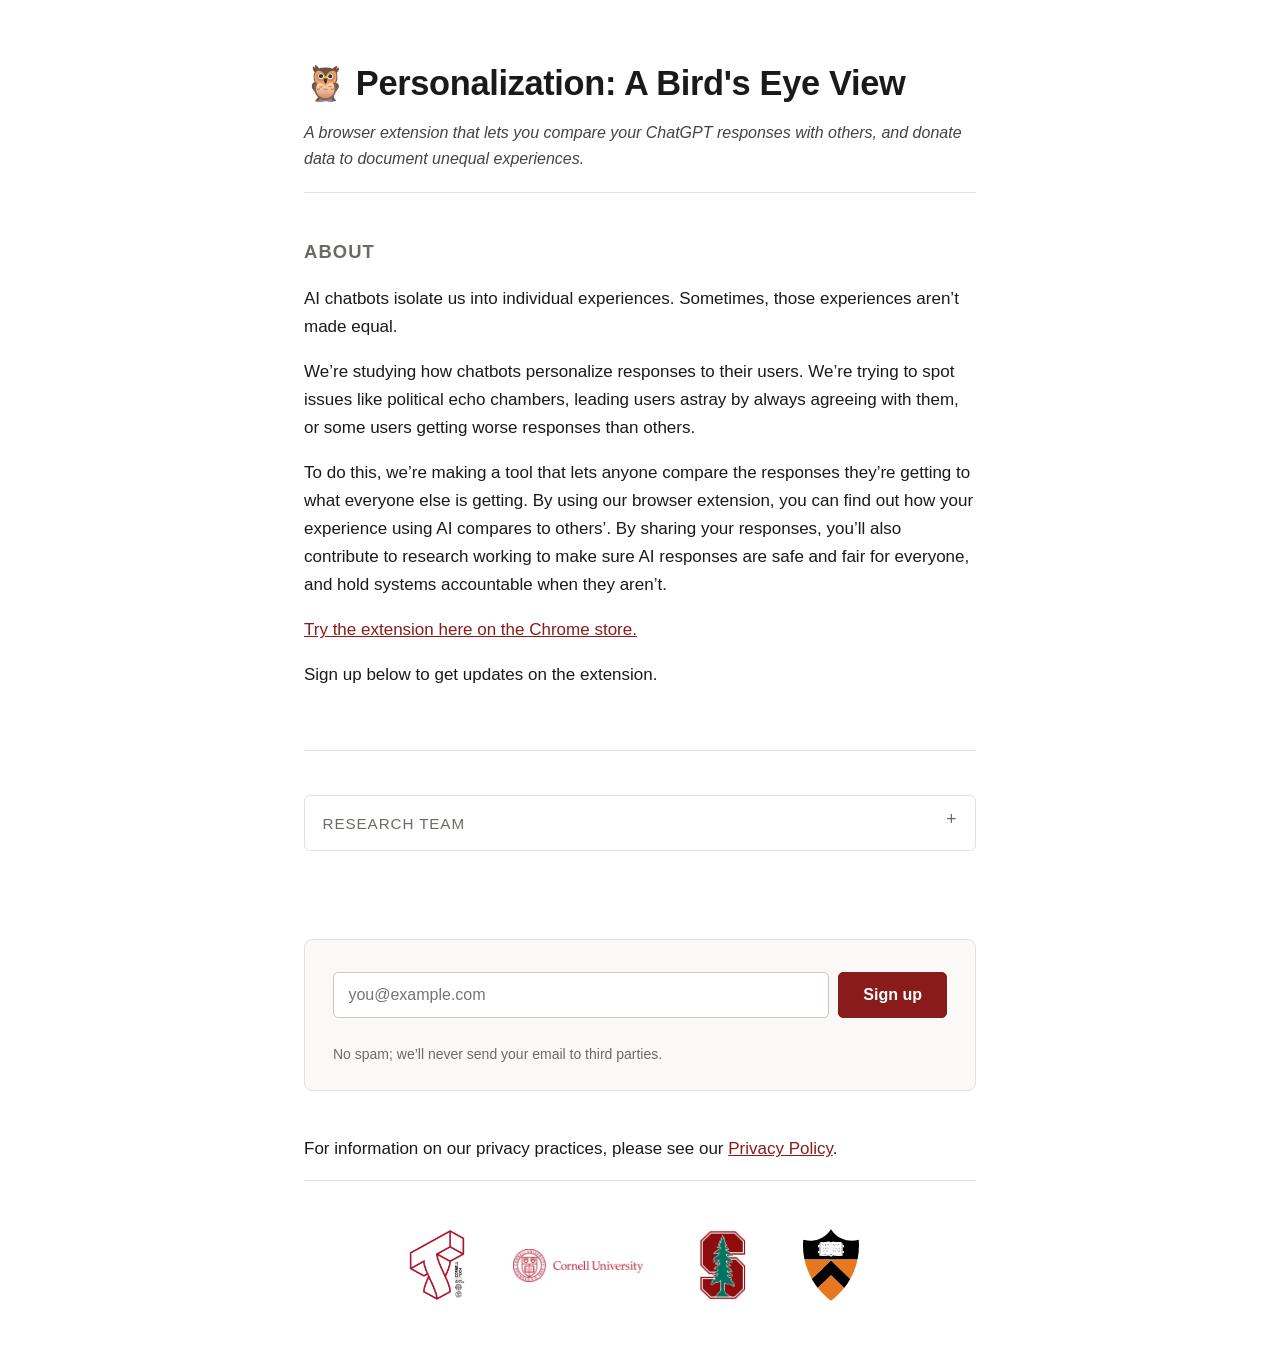
<file: index.html>
<!DOCTYPE html>
<html lang="en">
<head>
<meta charset="utf-8">
<meta name="viewport" content="width=device-width, initial-scale=1">
<title>Personalization: A Bird's Eye View</title>
<link rel="icon" href="data:image/svg+xml,%3Csvg xmlns=%22http://www.w3.org/2000/svg%22 viewBox=%220 0 100 100%22%3E%3Ctext y=%22.9em%22 font-size=%2290%22%3E%F0%9F%A6%89%3C/text%3E%3C/svg%3E">
<link rel="stylesheet" href="style.css">
</head>
<body>

<header class="site-header">
  <h1>🦉 Personalization: A Bird's Eye View</h1>
  <p><i>A browser extension that lets you compare your ChatGPT responses with others, and donate data to document unequal experiences.</i></p>
</header>

<main>
  <section id="about">
    <h2>About</h2>
    <p>AI chatbots isolate us into individual experiences. Sometimes, those experiences aren’t made equal.</p>

<p>We’re studying how chatbots personalize responses to their users. We’re trying to spot issues like political echo chambers,
  leading users astray by always agreeing with them, or some users getting worse responses than others.</p>

<p>To do this, we’re making a tool that lets anyone compare the responses
  they’re getting to what everyone else is getting. By using our browser
  extension, you can find out how your experience using AI compares to others’.
  By sharing your responses, you’ll also contribute to research working to make
  sure AI responses are safe and fair for everyone, and hold systems accountable
  when they aren’t.</p>

    <p><a href="https://chromewebstore.google.com/detail/birdseye/olhghnmndkjaodpdfibnkdoeldhggekh">Try the extension here on the Chrome store.</a></p>

<p>Sign up below to get updates on the extension.</p>
  </section>


  <!-- ============================================================
       PERSONNEL
       To add a person, copy one <li> block below and edit it.
       The affiliation <span> is optional — delete it if not needed.
       ============================================================ -->
  <section id="personnel">
    <details>
      <summary>Research Team</summary>
      <ul class="personnel-list">

        <li>
          <a href="https://www.efleisig.com/">Eve Fleisig</a>
          <span class="affiliation">UC Berkeley, Princeton University</span>
        </li>

        <li>
          <a href="https://www.linkedin.com/in/alessiawelch/">Alessia Welch</a>
          <span class="affiliation">Stanford University</span>
        </li>

        <li>
          <a href="https://www.cs.cornell.edu/people/nora-gera">Nora Gera</a>
          <span class="affiliation">Cornell Tech</span>
        </li>

        <li>
          <a href="https://lauraannelibby.github.io/">Laura Libby</a>
          <span class="affiliation">Toyota Research Institute</span>
        </li>

        <li>
          <a href="https://kechunl.github.io/">Kechun Liu</a>
          <span class="affiliation">Toyota Research Institute</span>
        </li>

        <li>
          <a href="https://cs.stanford.edu/~sanmi/">Sanmi Koyejo</a>
          <span class="affiliation">Stanford University</span>
        </li>

        <li>
          <a href="https://dho.stanford.edu/">Daniel E. Ho</a>
          <span class="affiliation">Stanford University</span>
        </li>

        <li>
          <a href="https://angelina-wang.github.io/">Angelina Wang</a>
          <span class="affiliation">Cornell Tech</span>
        </li>

      </ul>
    </details>
  </section>

  <!-- ============================================================
       EMAIL SIGNUP: Backed by a Google Form.
       ============================================================ -->
  <section id="signup">
    <form id="email-form" novalidate>
      <label class="visually-hidden" for="email">Email address</label>
      <div class="field-row">
        <input
          type="email"
          id="email"
          name="email"
          placeholder="you@example.com"
          autocomplete="email"
          required>
        <button type="submit" id="submit-btn">Sign up</button>
      </div>
      <p id="form-status" class="form-status" role="status" aria-live="polite"></p>
    </form>

    <!-- Replace this with your own text. -->
    <p class="signup-description">No spam; we’ll never send your email to third parties.</p>
  </section>

  <p>For information on our privacy practices, please see our <a href="https://crowdsourced-personalization.github.io/privacy.html">Privacy Policy</a>.</p>

</main>

<footer class="site-footer">
  <ul class="logos">
    <li><img src="assets/logos/cornell_tech_logo.png" alt="Cornell Tech"></li>
    <li><img src="assets/logos/cornell_logo.png" alt="Cornell University"></li>
    <li><img src="assets/logos/stanford_logo.png" alt="Stanford University"></li>
    <li><img src="assets/logos/princeton_logo.svg" alt="Princeton University"></li>
  </ul>
</footer>

<script src="signup.js"></script>
</body>
</html>
</file>
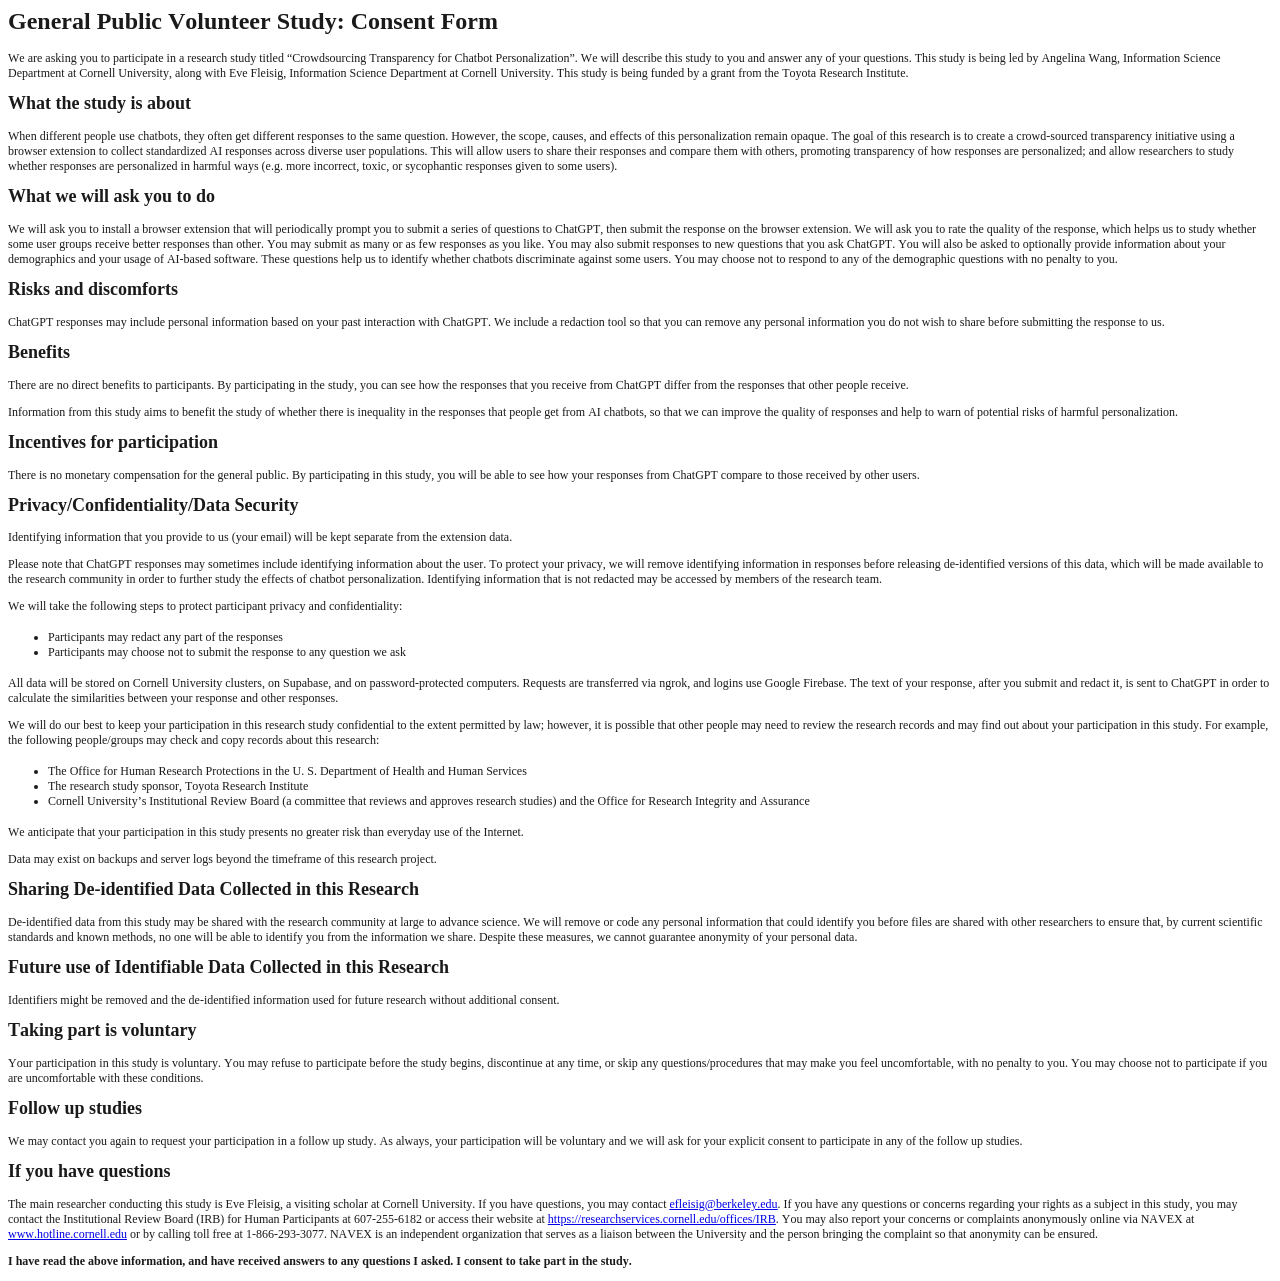
<file: consent_form.html>
<!DOCTYPE html PUBLIC "-//W3C//DTD HTML 4.01//EN" "http://www.w3.org/TR/html4/strict.dtd">
<html>
<head>
  <meta http-equiv="Content-Type" content="text/html; charset=utf-8">
  <meta http-equiv="Content-Style-Type" content="text/css">
  <title></title>
  <meta name="Generator" content="Cocoa HTML Writer">
  <meta name="CocoaVersion" content="2685.7">
  <style type="text/css">
    p.p2 {margin: 0.0px 0.0px 12.0px 0.0px; font: 12.0px 'Helvetica Neue'; color: #1a1a1a; -webkit-text-stroke: #1a1a1a}
    li.li4 {margin: 0.0px 0.0px 0.0px 0.0px; font: 12.0px 'Helvetica Neue'; color: #1a1a1a; -webkit-text-stroke: #1a1a1a}
    span.s1 {font-kerning: none}
    span.s2 {-webkit-text-stroke: 0px #000000}
    span.s3 {font: 12.0px 'Helvetica Neue'; text-decoration: underline ; font-kerning: none; color: #0000e9; -webkit-text-stroke: 0px #0000e9}
    ul.ul1 {list-style-type: disc}
  </style>
</head>
<body>
<h1 style="margin: 0.0px 0.0px 16.1px 0.0px; font: 24.0px 'Helvetica Neue'; color: #1a1a1a; -webkit-text-stroke: #1a1a1a"><span class="s1"><b>General Public Volunteer Study: Consent Form</b></span></h1>
<p class="p2"><span class="s1">We are asking you to participate in a research study titled “Crowdsourcing Transparency for Chatbot Personalization”. We will describe this study to you and answer any of your questions. This study is being led by Angelina Wang, Information Science Department at Cornell University, along with Eve Fleisig, Information Science Department at Cornell University. This study is being funded by a grant from the Toyota Research Institute.</span></p>
<h2 style="margin: 0.0px 0.0px 14.9px 0.0px; font: 18.0px 'Helvetica Neue'; color: #1a1a1a; -webkit-text-stroke: #1a1a1a"><span class="s1"><b>What the study is about</b></span></h2>
<p class="p2"><span class="s1">When different people use chatbots, they often get different responses to the same question. However, the scope, causes, and effects of this personalization remain opaque. The goal of this research is to create a crowd-sourced transparency initiative using a browser extension to collect standardized AI responses across diverse user populations. This will allow users to share their responses and compare them with others, promoting transparency of how responses are personalized; and allow researchers to study whether responses are personalized in harmful ways (e.g. more incorrect, toxic, or sycophantic responses given to some users).</span></p>
<h2 style="margin: 0.0px 0.0px 14.9px 0.0px; font: 18.0px 'Helvetica Neue'; color: #1a1a1a; -webkit-text-stroke: #1a1a1a"><span class="s1"><b>What we will ask you to do</b></span></h2>
<p class="p2"><span class="s1">We will ask you to install a browser extension that will periodically prompt you to submit a series of questions to ChatGPT, then submit the response on the browser extension. We will ask you to rate the quality of the response, which helps us to study whether some user groups receive better responses than other. You may submit as many or as few responses as you like. You may also submit responses to new questions that you ask ChatGPT. You will also be asked to optionally provide information about your demographics and your usage of AI-based software. These questions help us to identify whether chatbots discriminate against some users. You may choose not to respond to any of the demographic questions with no penalty to you.</span></p>
<h2 style="margin: 0.0px 0.0px 14.9px 0.0px; font: 18.0px 'Helvetica Neue'; color: #1a1a1a; -webkit-text-stroke: #1a1a1a"><span class="s1"><b>Risks and discomforts</b></span></h2>
<p class="p2"><span class="s1">ChatGPT responses may include personal information based on your past interaction with ChatGPT. We include a redaction tool so that you can remove any personal information you do not wish to share before submitting the response to us.</span></p>
<h2 style="margin: 0.0px 0.0px 14.9px 0.0px; font: 18.0px 'Helvetica Neue'; color: #1a1a1a; -webkit-text-stroke: #1a1a1a"><span class="s1"><b>Benefits</b></span></h2>
<p class="p2"><span class="s1">There are no direct benefits to participants. By participating in the study, you can see how the responses that you receive from ChatGPT differ from the responses that other people receive.</span></p>
<p class="p2"><span class="s1">Information from this study aims to benefit the study of whether there is inequality in the responses that people get from AI chatbots, so that we can improve the quality of responses and help to warn of potential risks of harmful personalization.</span></p>
<h2 style="margin: 0.0px 0.0px 14.9px 0.0px; font: 18.0px 'Helvetica Neue'; color: #1a1a1a; -webkit-text-stroke: #1a1a1a"><span class="s1"><b>Incentives for participation</b></span></h2>
<p class="p2"><span class="s1">There is no monetary compensation for the general public. By participating in this study, you will be able to see how your responses from ChatGPT compare to those received by other users.</span></p>
<h2 style="margin: 0.0px 0.0px 14.9px 0.0px; font: 18.0px 'Helvetica Neue'; color: #1a1a1a; -webkit-text-stroke: #1a1a1a"><span class="s1"><b>Privacy/Confidentiality/Data Security</b></span></h2>
<p class="p2"><span class="s1">Identifying information that you provide to us (your email) will be kept separate from the extension data.</span></p>
<p class="p2"><span class="s1">Please note that ChatGPT responses may sometimes include identifying information about the user. To protect your privacy, we will remove identifying information in responses before releasing de-identified versions of this data, which will be made available to the research community in order to further study the effects of chatbot personalization. Identifying information that is not redacted may be accessed by members of the research team.</span></p>
<p class="p2"><span class="s1">We will take the following steps to protect participant privacy and confidentiality:</span></p>
<ul class="ul1">
  <li class="li4"><span class="s2"></span><span class="s1">Participants may redact any part of the responses</span></li>
  <li class="li4"><span class="s2"></span><span class="s1">Participants may choose not to submit the response to any question we ask</span></li>
</ul>
<p class="p2"><span class="s1">All data will be stored on Cornell University clusters, on Supabase, and on password-protected computers. Requests are transferred via ngrok, and logins use Google Firebase. The text of your response, after you submit and redact it, is sent to ChatGPT in order to calculate the similarities between your response and other responses.</span></p>
<p class="p2"><span class="s1">We will do our best to keep your participation in this research study confidential to the extent permitted by law; however, it is possible that other people may need to review the research records and may find out about your participation in this study. For example, the following people/groups may check and copy records about this research:</span></p>
<ul class="ul1">
  <li class="li4"><span class="s2"></span><span class="s1">The Office for Human Research Protections in the U. S. Department of Health and Human Services</span></li>
  <li class="li4"><span class="s2"></span><span class="s1">The research study sponsor, Toyota Research Institute</span></li>
  <li class="li4"><span class="s2"></span><span class="s1">Cornell University’s Institutional Review Board (a committee that reviews and approves research studies) and the Office for Research Integrity and Assurance</span></li>
</ul>
<p class="p2"><span class="s1">We anticipate that your participation in this study presents no greater risk than everyday use of the Internet.</span></p>
<p class="p2"><span class="s1">Data may exist on backups and server logs beyond the timeframe of this research project.</span></p>
<h2 style="margin: 0.0px 0.0px 14.9px 0.0px; font: 18.0px 'Helvetica Neue'; color: #1a1a1a; -webkit-text-stroke: #1a1a1a"><span class="s1"><b>Sharing De-identified Data Collected in this Research</b></span></h2>
<p class="p2"><span class="s1">De-identified data from this study may be shared with the research community at large to advance science. We will remove or code any personal information that could identify you before files are shared with other researchers to ensure that, by current scientific standards and known methods, no one will be able to identify you from the information we share. Despite these measures, we cannot guarantee anonymity of your personal data.</span></p>
<h2 style="margin: 0.0px 0.0px 14.9px 0.0px; font: 18.0px 'Helvetica Neue'; color: #1a1a1a; -webkit-text-stroke: #1a1a1a"><span class="s1"><b>Future use of Identifiable Data Collected in this Research</b></span></h2>
<p class="p2"><span class="s1">Identifiers might be removed and the de-identified information used for future research without additional consent.</span></p>
<h2 style="margin: 0.0px 0.0px 14.9px 0.0px; font: 18.0px 'Helvetica Neue'; color: #1a1a1a; -webkit-text-stroke: #1a1a1a"><span class="s1"><b>Taking part is voluntary</b></span></h2>
<p class="p2"><span class="s1">Your participation in this study is voluntary. You may refuse to participate before the study begins, discontinue at any time, or skip any questions/procedures that may make you feel uncomfortable, with no penalty to you. You may choose not to participate if you are uncomfortable with these conditions.</span></p>
<h2 style="margin: 0.0px 0.0px 14.9px 0.0px; font: 18.0px 'Helvetica Neue'; color: #1a1a1a; -webkit-text-stroke: #1a1a1a"><span class="s1"><b>Follow up studies</b></span></h2>
<p class="p2"><span class="s1">We may contact you again to request your participation in a follow up study. As always, your participation will be voluntary and we will ask for your explicit consent to participate in any of the follow up studies.</span></p>
<h2 style="margin: 0.0px 0.0px 14.9px 0.0px; font: 18.0px 'Helvetica Neue'; color: #1a1a1a; -webkit-text-stroke: #1a1a1a"><span class="s1"><b>If you have questions</b></span></h2>
<p class="p2"><span class="s1">The main researcher conducting this study is Eve Fleisig, a visiting scholar at Cornell University. If you have questions, you may contact <a href="mailto:efleisig@berkeley.edu"><span class="s3">efleisig@berkeley.edu</span></a>. If you have any questions or concerns regarding your rights as a subject in this study, you may contact the Institutional Review Board (IRB) for Human Participants at 607-255-6182 or access their website at <a href="https://researchservices.cornell.edu/offices/IRB"><span class="s3">https://researchservices.cornell.edu/offices/IRB</span></a>. You may also report your concerns or complaints anonymously online via NAVEX at <a href="https://www.hotline.cornell.edu/"><span class="s3">www.hotline.cornell.edu</span></a> or by calling toll free at 1-866-293-3077. NAVEX is an independent organization that serves as a liaison between the University and the person bringing the complaint so that anonymity can be ensured.</span></p>
<p class="p2"><span class="s1"><b>I have read the above information, and have received answers to any questions I asked. I consent to take part in the study.</b><b></b></span></p>
</body>
</html>
</file>
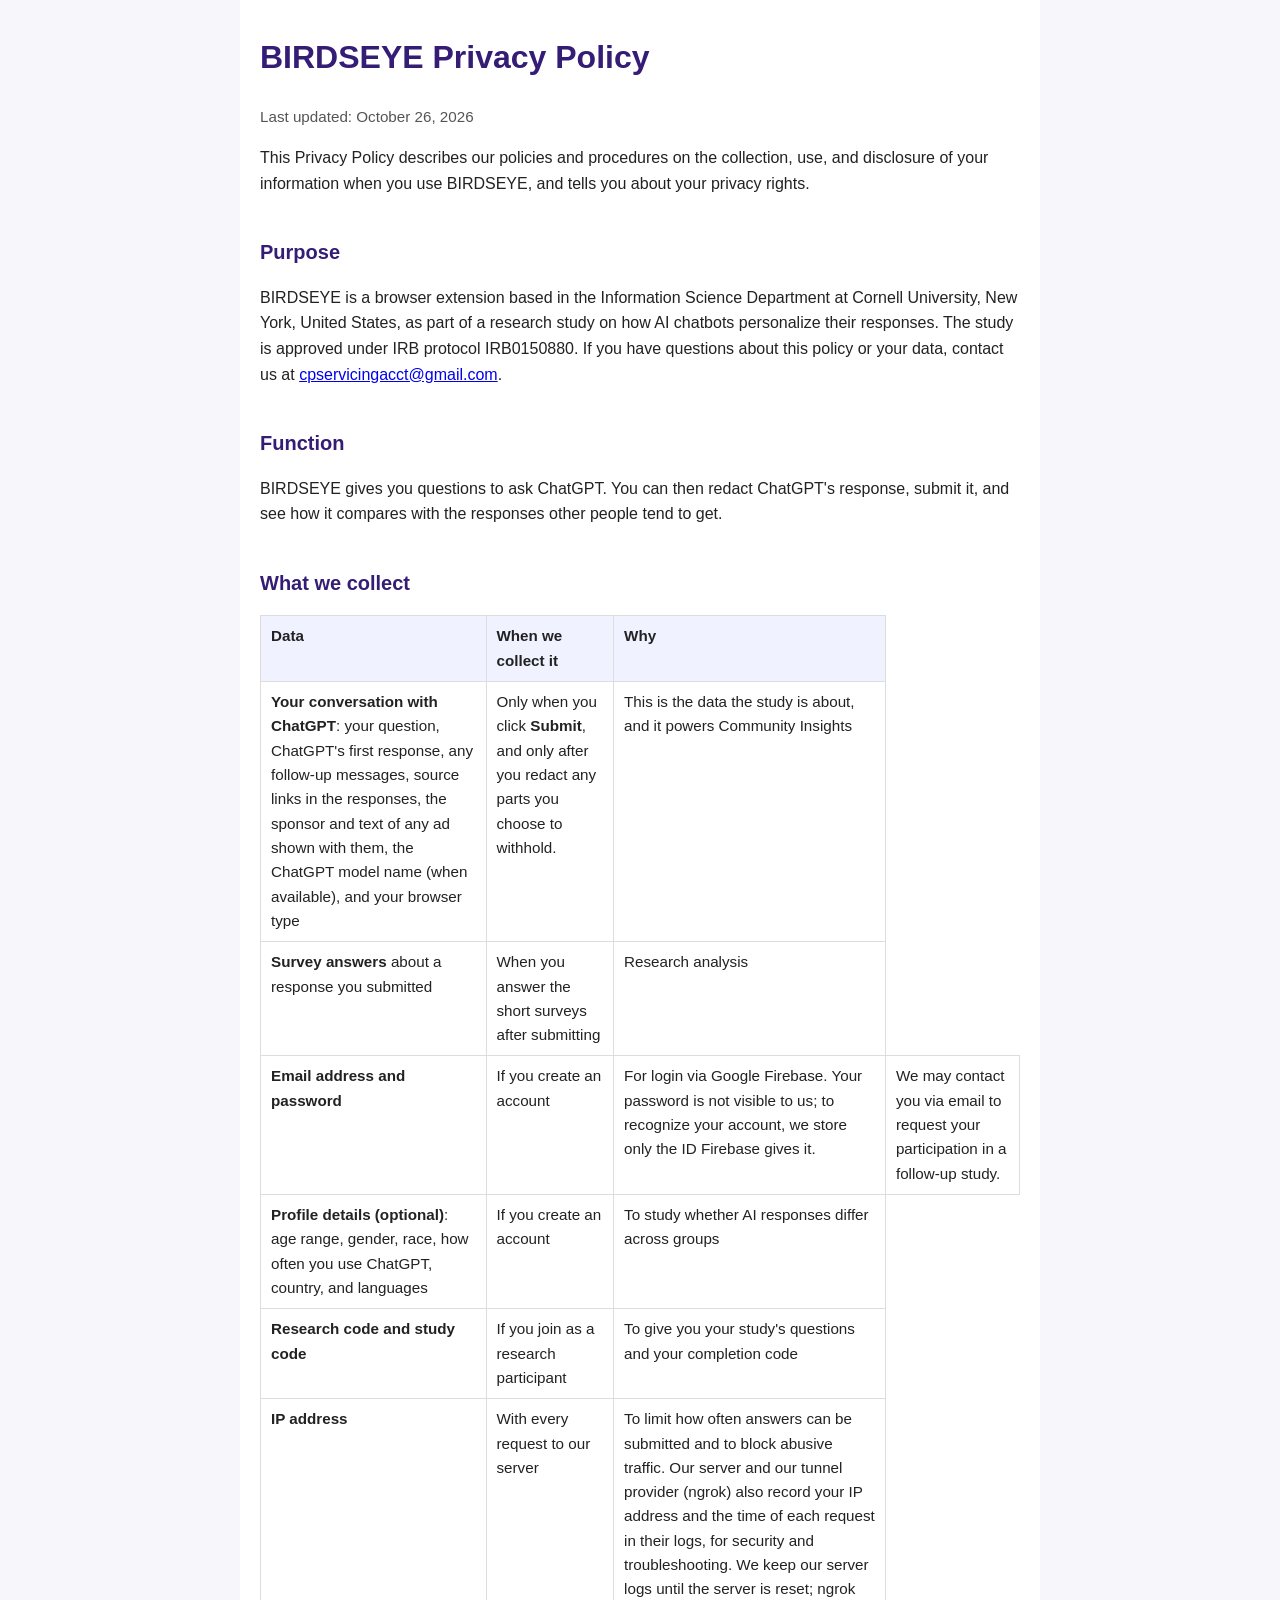
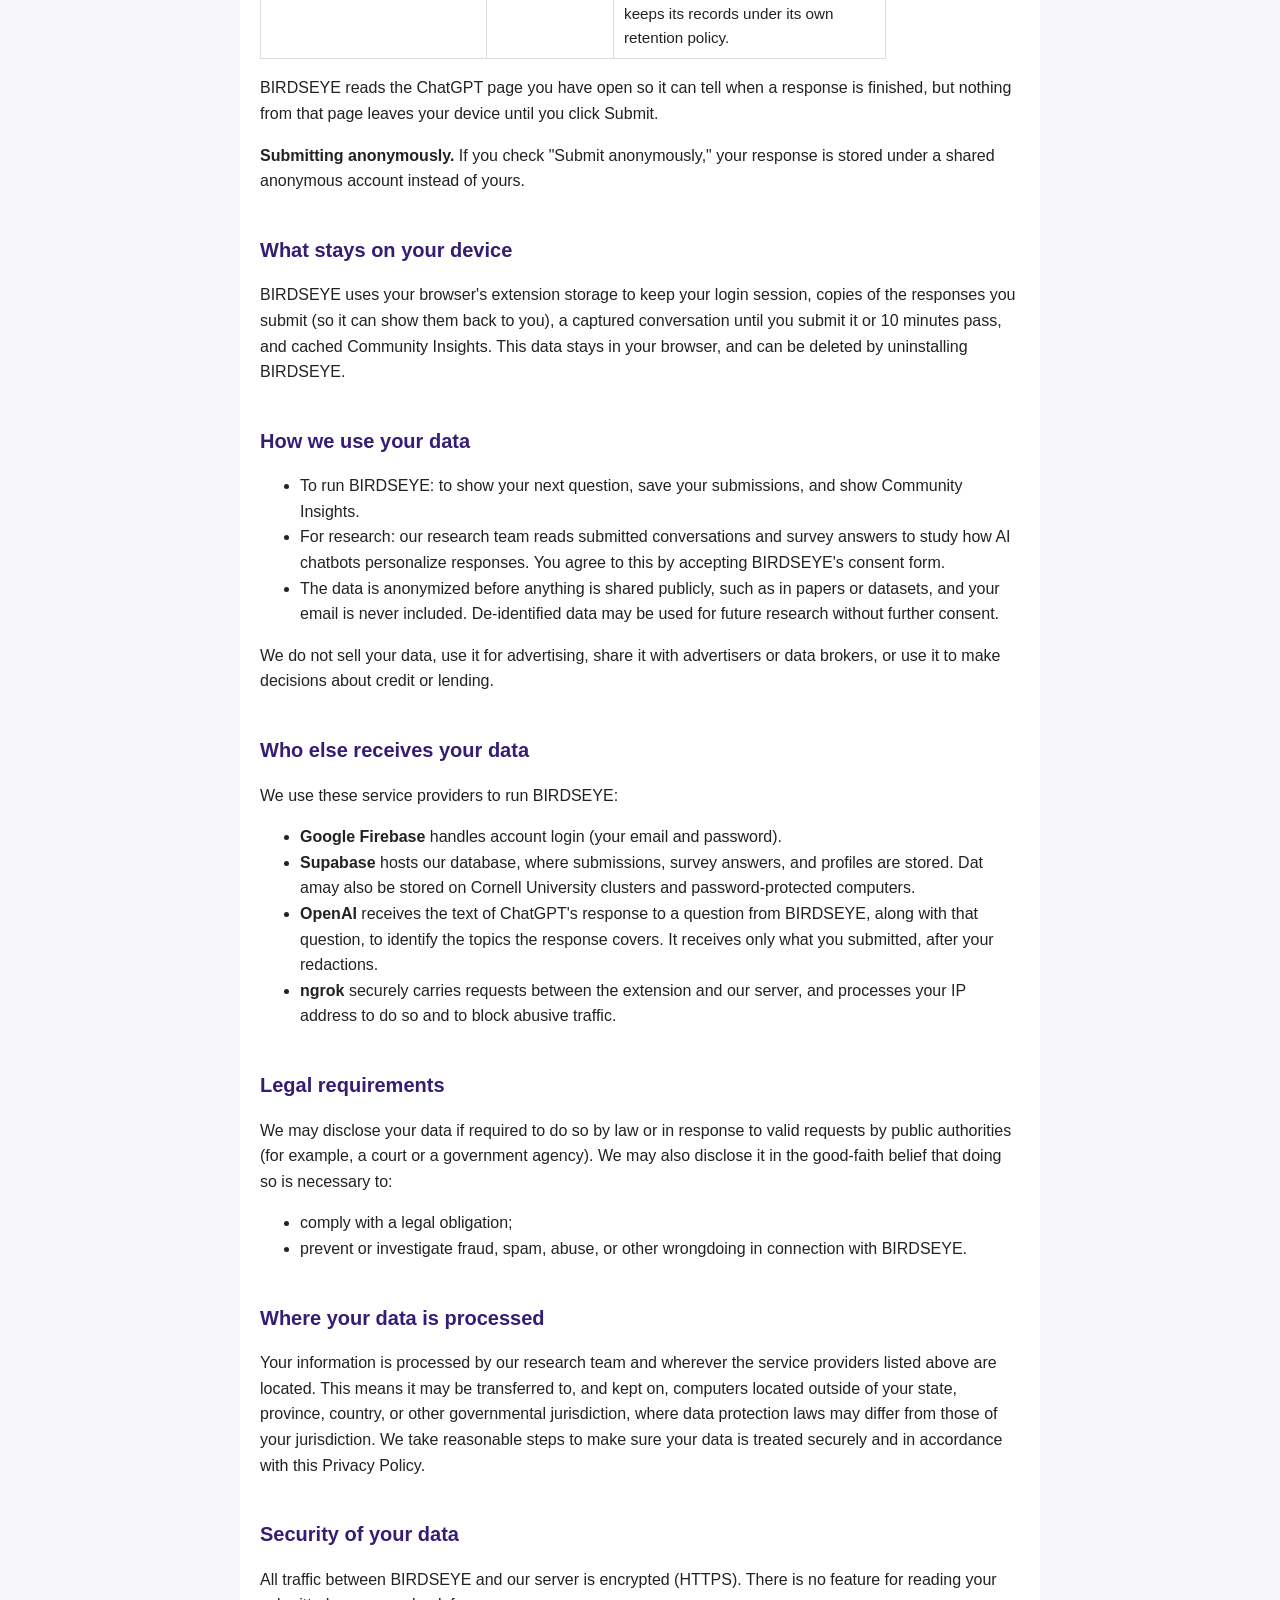
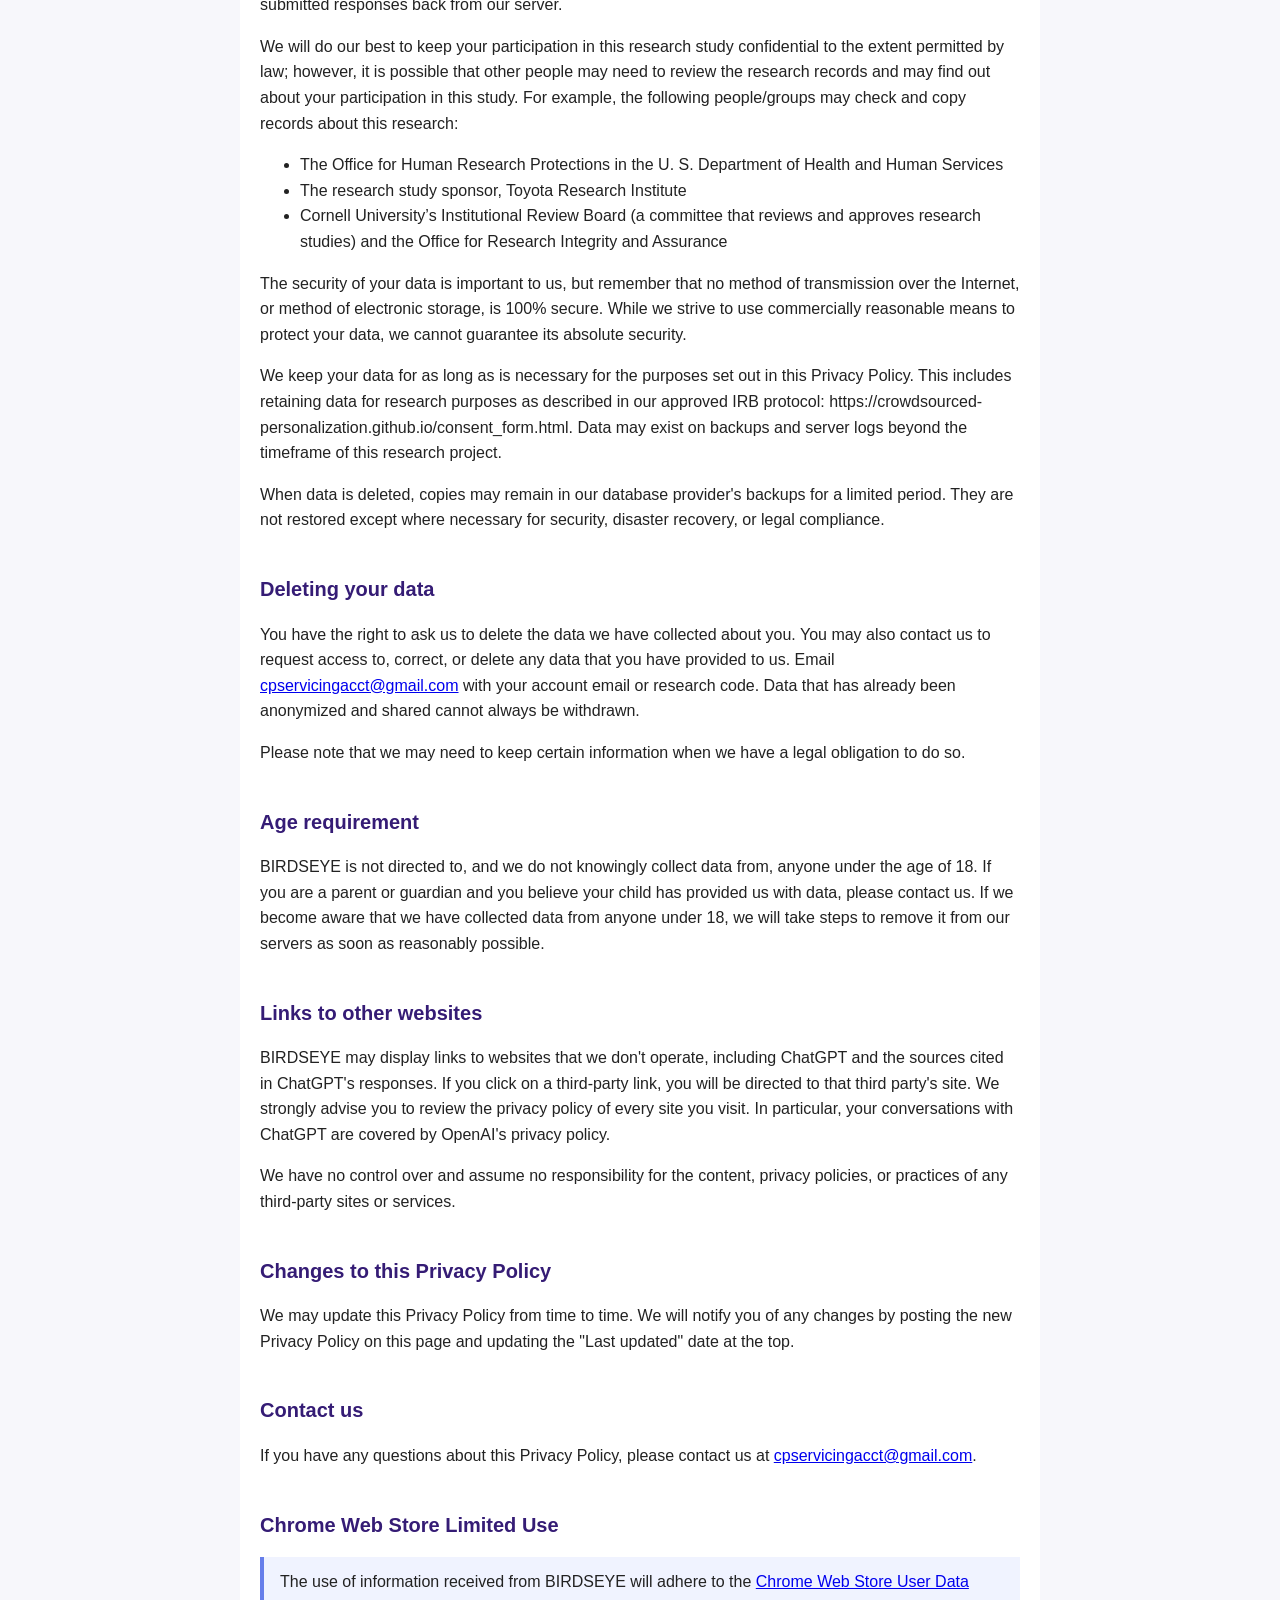
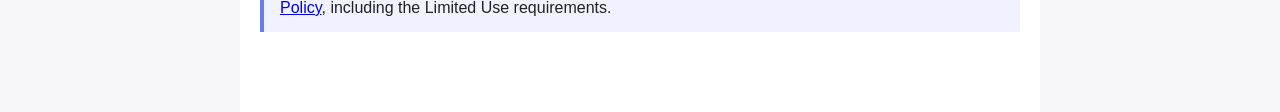
<file: privacy.html>
<!DOCTYPE html>
<html lang="en">
<head>
  <meta charset="UTF-8">
  <meta name="viewport" content="width=device-width, initial-scale=1.0">
  <title>BIRDSEYE Privacy Policy</title>
  <!-- Keep in step with the extension's consent screen (popup.html, #consent-screen). Replace every [BRACKETED] placeholder before publishing. -->
  <style>
    body { font-family: -apple-system, Helvetica, Arial, sans-serif; color: #222; line-height: 1.6; margin: 0; background: #f7f7fb; }
    main { max-width: 760px; margin: 0 auto; padding: 32px 20px 64px; background: #fff; }
    h1 { color: #351c75; margin-top: 0; }
    h2 { color: #351c75; margin-top: 2em; font-size: 1.25em; }
    table { border-collapse: collapse; width: 100%; font-size: 0.95em; }
    th, td { border: 1px solid #ddd; padding: 8px 10px; text-align: left; vertical-align: top; }
    th { background: #f0f3ff; }
    .note { color: #555; font-size: 0.95em; }
    .limited-use { border-left: 4px solid #667eea; background: #f0f3ff; padding: 12px 16px; }
  </style>
</head>
<body>
<main>
  <h1>BIRDSEYE Privacy Policy</h1>
  <p class="note">Last updated: October 26, 2026</p>

  <p>This Privacy Policy describes our policies and procedures on the collection, use, and disclosure of your information when you use BIRDSEYE, and tells you about your privacy rights.</p>

  <h2>Purpose</h2>
  <p>BIRDSEYE is a browser extension based in the Information Science Department at Cornell University, New York, United States, as part of a research study on how AI chatbots personalize their responses. The study is approved under IRB protocol IRB0150880. If you have questions about this policy or your data, contact us at <a href="mailto:cpservicingacct@gmail.com">cpservicingacct@gmail.com</a>.</p>

  <h2>Function</h2>
  <p>BIRDSEYE gives you questions to ask ChatGPT. You can then redact ChatGPT's response, submit it, and see how it compares with the responses other people tend to get.</p>

  <h2>What we collect</h2>
  <table>
    <tr><th>Data</th><th>When we collect it</th><th>Why</th></tr>
    <tr>
      <td><strong>Your conversation with ChatGPT</strong>: your question, ChatGPT's first response, any follow-up messages, source links in the responses, the sponsor and text of any ad shown with them, the ChatGPT model name (when available), and your browser type</td>
      <td>Only when you click <strong>Submit</strong>, and only after you redact any parts you choose to withhold.</td>
      <td>This is the data the study is about, and it powers Community Insights</td>
    </tr>
    <tr>
      <td><strong>Survey answers</strong> about a response you submitted</td>
      <td>When you answer the short surveys after submitting</td>
      <td>Research analysis</td>
    </tr>
    <tr>
      <td><strong>Email address and password</strong></td>
      <td>If you create an account</td>
      <td>For login via Google Firebase. Your password is not visible to us; to recognize your account, we store only the ID Firebase gives it.</td>
      <td>We may contact you via email to request your participation in a follow-up study.</td>
    </tr>
    <tr>
      <td><strong>Profile details (optional)</strong>: age range, gender, race, how often you use ChatGPT, country, and languages</td>
      <td>If you create an account</td>
      <td>To study whether AI responses differ across groups</td>
    </tr>
    <tr>
      <td><strong>Research code and study code</strong></td>
      <td>If you join as a research participant</td>
      <td>To give you your study's questions and your completion code</td>
    </tr>
    <tr>
      <td><strong>IP address</strong></td>
      <td>With every request to our server</td>
      <td>To limit how often answers can be submitted and to block abusive traffic. Our server and our tunnel provider (ngrok) also record your IP address and the time of each request in their logs, for security and troubleshooting. We keep our server logs until the server is reset; ngrok keeps its records under its own retention policy.</td>
    </tr>
  </table>
  <p>BIRDSEYE reads the ChatGPT page you have open so it can tell when a response is finished, but nothing from that page leaves your device until you click Submit.</p>
  <p><strong>Submitting anonymously.</strong> If you check "Submit anonymously," your response is stored under a shared anonymous account instead of yours.</p>

  <h2>What stays on your device</h2>
  <p>BIRDSEYE uses your browser's extension storage to keep your login session, copies of the responses you submit (so it can show them back to you), a captured conversation until you submit it or 10 minutes pass, and cached Community Insights. This data stays in your browser, and can be deleted by uninstalling BIRDSEYE.</p>

  <h2>How we use your data</h2>
  <ul>
    <li>To run BIRDSEYE: to show your next question, save your submissions, and show Community Insights.</li>
    <li>For research: our research team reads submitted conversations and survey answers to study how AI chatbots personalize responses. You agree to this by accepting BIRDSEYE's consent form.</li>
    <li>The data is anonymized before anything is shared publicly, such as in papers or datasets, and your email is never included. De-identified data may be used for future research without further consent.</li>
  </ul>
  <p>We do not sell your data, use it for advertising, share it with advertisers or data brokers, or use it to make decisions about credit or lending.</p>

  <h2>Who else receives your data</h2>
  <p>We use these service providers to run BIRDSEYE:</p>
  <ul>
    <li><strong>Google Firebase</strong> handles account login (your email and password).</li>
    <li><strong>Supabase</strong> hosts our database, where submissions, survey answers, and profiles are stored. Dat amay also be stored on Cornell University clusters and password-protected computers.</li>
    <li><strong>OpenAI</strong> receives the text of ChatGPT's response to a question from BIRDSEYE, along with that question, to identify the topics the response covers. It receives only what you submitted, after your redactions.</li>
    <li><strong>ngrok</strong> securely carries requests between the extension and our server, and processes your IP address to do so and to block abusive traffic.</li>
  </ul>
  <h2>Legal requirements</h2>
  <p>We may disclose your data if required to do so by law or in response to valid requests by public authorities (for example, a court or a government agency). We may also disclose it in the good-faith belief that doing so is necessary to:</p>
  <ul>
    <li>comply with a legal obligation;</li>
    <li>prevent or investigate fraud, spam, abuse, or other wrongdoing in connection with BIRDSEYE.</li>
  </ul>

  <h2>Where your data is processed</h2>
  <p>Your information is processed by our research team and wherever the service providers listed above are located. This means it may be transferred to, and kept on, computers located outside of your state, province, country, or other governmental jurisdiction, where data protection laws may differ from those of your jurisdiction. We take reasonable steps to make sure your data is treated securely and in accordance with this Privacy Policy.</p>

  <h2>Security of your data</h2>
  <p>All traffic between BIRDSEYE and our server is encrypted (HTTPS). There is no feature for reading your submitted responses back from our server.</p>
  <p class="p2"><span class="s1">We will do our best to keep your participation in this research study confidential to the extent permitted by law; however, it is possible that other people may need to review the research records and may find out about your participation in this study. For example, the following people/groups may check and copy records about this research:</span></p>
  <ul class="ul1">
    <li class="li4"><span class="s2"></span><span class="s1">The Office for Human Research Protections in the U. S. Department of Health and Human Services</span></li>
    <li class="li4"><span class="s2"></span><span class="s1">The research study sponsor, Toyota Research Institute</span></li>
    <li class="li4"><span class="s2"></span><span class="s1">Cornell University’s Institutional Review Board (a committee that reviews and approves research studies) and the Office for Research Integrity and Assurance</span></li>
  </ul>
  <p>The security of your data is important to us, but remember that no method of transmission over the Internet, or method of electronic storage, is 100% secure. While we strive to use commercially reasonable means to protect your data, we cannot guarantee its absolute security.</p>

  <p>We keep your data for as long as is necessary for the purposes set out in this Privacy Policy. This includes retaining data for research purposes as described in our approved IRB protocol: https://crowdsourced-personalization.github.io/consent_form.html. Data may exist on backups and server logs beyond the timeframe of this research project.</p>
  <p>When data is deleted, copies may remain in our database provider's backups for a limited period. They are not restored except where necessary for security, disaster recovery, or legal compliance.</p>

  <h2>Deleting your data</h2>
  <p>You have the right to ask us to delete the data we have collected about you. You may also contact us to request access to, correct, or delete any data that you have provided to us. Email <a href="mailto:cpservicingacct@gmail.com">cpservicingacct@gmail.com</a> with your account email or research code. Data that has already been anonymized and shared cannot always be withdrawn.</p>
  <p>Please note that we may need to keep certain information when we have a legal obligation to do so.</p>

  <h2>Age requirement</h2>
  <p>BIRDSEYE is not directed to, and we do not knowingly collect data from, anyone under the age of 18. If you are a parent or guardian and you believe your child has provided us with data, please contact us. If we become aware that we have collected data from anyone under 18, we will take steps to remove it from our servers as soon as reasonably possible.</p>

  <h2>Links to other websites</h2>
  <p>BIRDSEYE may display links to websites that we don't operate, including ChatGPT and the sources cited in ChatGPT's responses. If you click on a third-party link, you will be directed to that third party's site. We strongly advise you to review the privacy policy of every site you visit. In particular, your conversations with ChatGPT are covered by OpenAI's privacy policy.</p>
  <p>We have no control over and assume no responsibility for the content, privacy policies, or practices of any third-party sites or services.</p>

  <h2>Changes to this Privacy Policy</h2>
  <p>We may update this Privacy Policy from time to time. We will notify you of any changes by posting the new Privacy Policy on this page and updating the "Last updated" date at the top.</p>

  <h2>Contact us</h2>
  <p>If you have any questions about this Privacy Policy, please contact us at <a href="mailto:cpservicingacct@gmail.com">cpservicingacct@gmail.com</a>.</p>

  <h2>Chrome Web Store Limited Use</h2>
  <p class="limited-use">The use of information received from BIRDSEYE will adhere to the <a href="https://developer.chrome.com/docs/webstore/program-policies/">Chrome Web Store User Data Policy</a>, including the Limited Use requirements.</p>
</main>
</body>
</html>
</file>
<file: style.css>
:root {
  --ink: #1a1a1a;
  --muted: #6b6b66;
  --rule: #e2e2dd;
  --bg: #ffffff;
  --accent: #8a1b1b;
  --accent-ink: #ffffff;
  --ok: #1c6b3f;
  --err: #a32020;
  --measure: 42rem;
}

*, *::before, *::after { box-sizing: border-box; }

body {
  margin: 0;
  padding: 0 1.5rem 4rem;
  background: var(--bg);
  color: var(--ink);
  font: 17px/1.65 -apple-system, BlinkMacSystemFont, "Segoe UI", "Helvetica Neue", Helvetica, Arial, sans-serif;
  -webkit-font-smoothing: antialiased;
}

main, .site-header, .site-footer {
  max-width: var(--measure);
  margin-inline: auto;
}

.site-header {
  padding: 4rem 0 1.25rem;
  border-bottom: 1px solid var(--rule);
}

.site-header > p:last-child {
  margin-bottom: 0;
  color: #444444;
  font-size: 16px;
}

.site-header h1 {
  margin: 0;
  font-size: clamp(1.5rem, 4.2vw, 2.15rem);
  line-height: 1.15;
  letter-spacing: -0.01em;
}

section { padding: 2.75rem 0; }
section + section { border-top: 1px solid var(--rule); }

h2 {
  margin: 0 0 1rem;
  font-size: 1.15rem;
  letter-spacing: 0.06em;
  text-transform: uppercase;
  color: var(--muted);
}

a { color: var(--accent); }

/* ---------- Personnel dropdown ---------- */

#personnel details {
  border: 1px solid var(--rule);
  border-radius: 6px;
}

#personnel summary {
  cursor: pointer;
  padding: 0.9rem 1.1rem;
  font-size: 0.95rem;
  letter-spacing: 0.06em;
  text-transform: uppercase;
  color: var(--muted);
  list-style: none;
}

#personnel summary::-webkit-details-marker { display: none; }

#personnel summary::after {
  content: "+";
  float: right;
  font-size: 1.1rem;
  line-height: 1;
  color: var(--muted);
}

#personnel details[open] summary::after { content: "\2013"; }

#personnel summary:focus-visible {
  outline: 2px solid var(--accent);
  outline-offset: -2px;
}

.personnel-list {
  margin: 0;
  padding: 0.25rem 1.1rem 1.1rem;
  list-style: none;
  border-top: 1px solid var(--rule);
}

.personnel-list li { padding: 0.55rem 0; }

.affiliation {
  display: block;
  font-size: 0.9rem;
  color: var(--muted);
}

/* ---------- Email signup ---------- */

#signup {
  background: #faf9f7;
  border: 1px solid var(--rule);
  border-radius: 8px;
  padding: 2rem 1.75rem 1.5rem;
  margin: 2.75rem 0;
}

#signup + section, #signup { border-top: 1px solid var(--rule); }

.field-row {
  display: flex;
  flex-wrap: wrap;
  gap: 0.6rem;
}

#email {
  flex: 1 1 16rem;
  min-width: 0;
  padding: 0.8rem 0.9rem;
  font-size: 1rem;
  font-family: inherit;
  color: var(--ink);
  background: #fff;
  border: 1px solid #c9c9c2;
  border-radius: 5px;
}

.signup-description {
  margin: 0.15rem 0 0;
  font-size: 0.875rem;
  color: var(--muted);
}

#email:focus {
  outline: none;
  border-color: var(--accent);
  box-shadow: 0 0 0 3px rgba(138, 27, 27, 0.15);
}

#submit-btn {
  padding: 0.8rem 1.5rem;
  font-size: 1rem;
  font-weight: 600;
  color: var(--accent-ink);
  background: var(--accent);
  border: 1px solid var(--accent);
  border-radius: 5px;
  cursor: pointer;
}

#submit-btn:hover:not(:disabled) { background: #731616; }
#submit-btn:disabled { opacity: 0.55; cursor: default; }

.form-status {
  margin: 0.5rem 0 0;
  min-height: 1em;
  font-size: 0.95rem;
}

.form-status.ok  { color: var(--ok); }
.form-status.err { color: var(--err); }

/* ---------- Footer logos ---------- */

.site-footer {
  padding-top: 3rem;
  border-top: 1px solid var(--rule);
}

.logos {
  display: flex;
  flex-wrap: wrap;
  align-items: center;
  justify-content: center;
  gap: 2.5rem;
  margin: 0;
  padding: 0;
  list-style: none;
  /* The row is geometrically centered, but the marks carry uneven internal
     whitespace, so it reads slightly right. Nudge left to optically center —
     adjust this one value to taste (more negative = further left). */
  transform: translateX(-10px);
}

/* The three marks have different aspect ratios (two square, Princeton tall),
   so each is fitted inside a common box rather than scaled to a flat height —
   that keeps them optically balanced next to each other. */
.logos img {
  display: block;
  height: 72px;
  width: auto;
  max-width: 130px;
  object-fit: contain;
}

.visually-hidden {
  position: absolute;
  width: 1px; height: 1px;
  padding: 0; margin: -1px;
  overflow: hidden;
  clip: rect(0 0 0 0);
  white-space: nowrap;
  border: 0;
}
</file>
